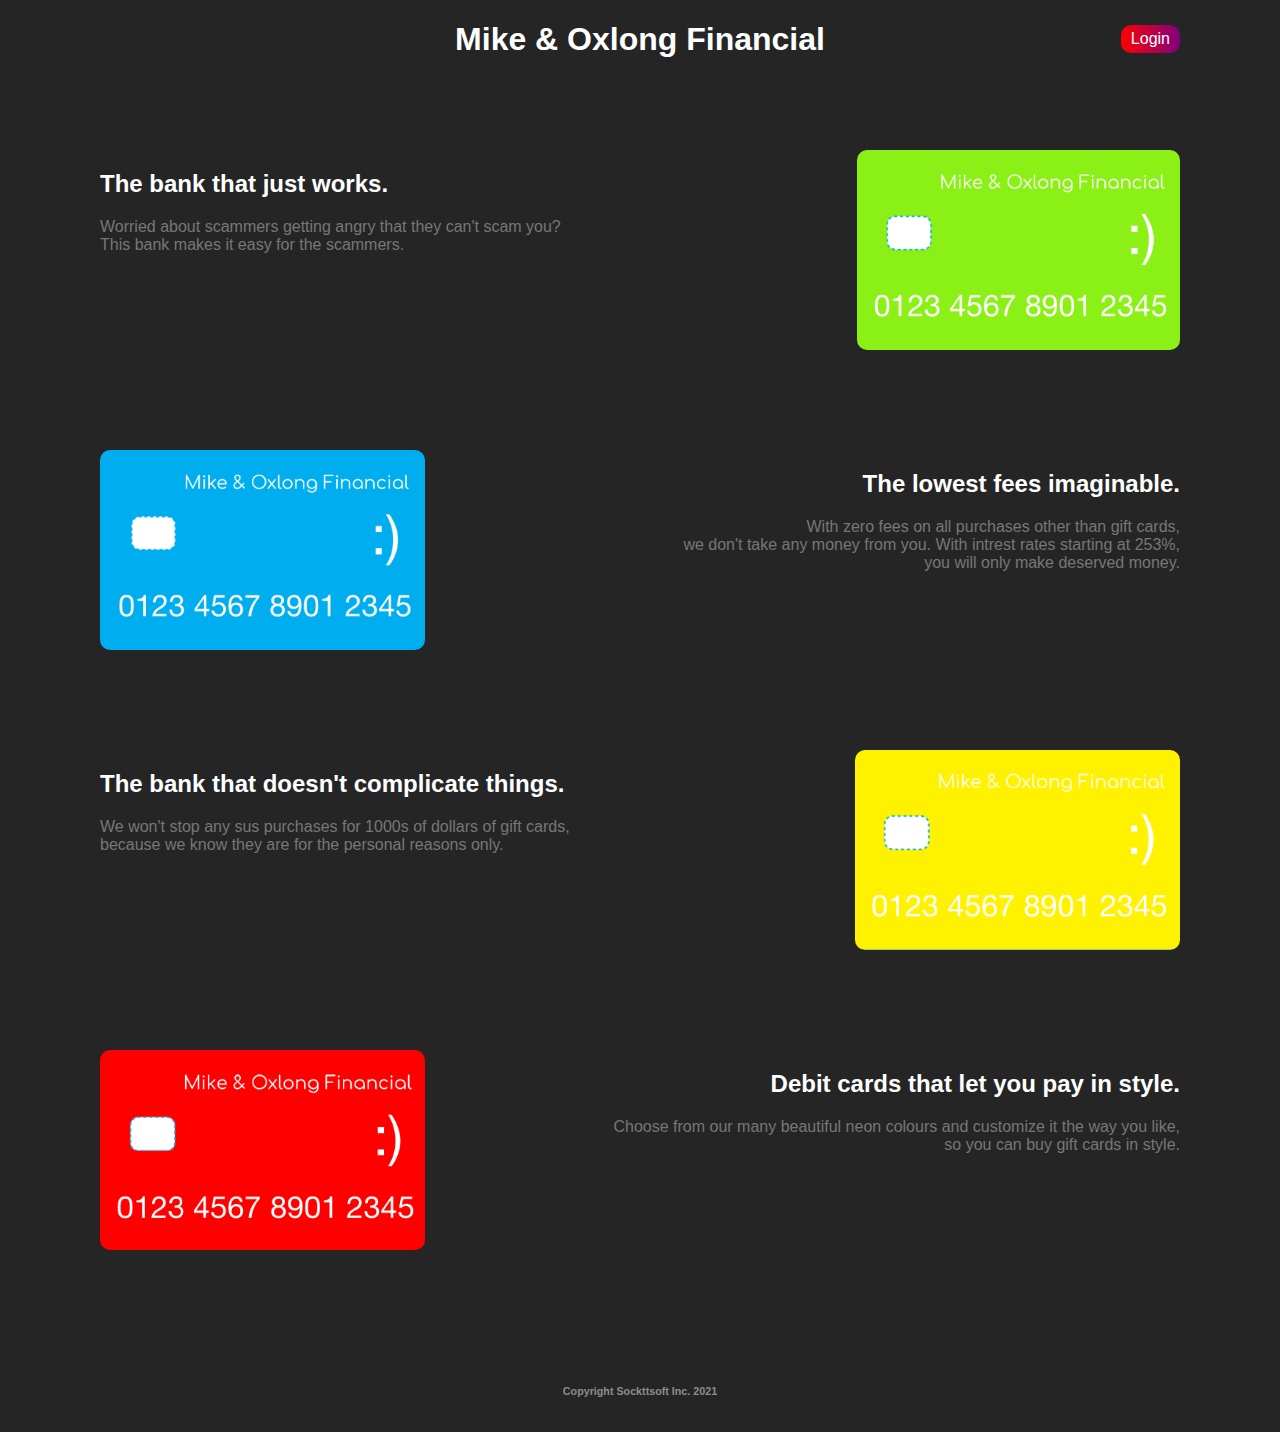
<file: index.html>
<!DOCTYPE html>
<html>
    <head>
        <link rel="stylesheet" href="style.css">
        <script src="script.js"></script>
    </head>
    <body>
        <div class="TopBar">
            <h1>Mike & Oxlong Financial</h1>
            <a href="login.html">Login</a>
        </div>
        <div class="Info">
            <h2>The bank that just works.</h2>
            <p>Worried about scammers getting angry that they can't scam you?<br> This bank makes it easy for the scammers.</p>
        </div>
        <img src="debitgreen.png" class="DebitImgGrn">
        <img src="debitblue.png" class="DebitImgBle">
        <div class="Info2">
            <h2>The lowest fees imaginable.</h2>
            <p>With zero fees on all purchases other than gift cards, <br>we don't take any money from you. With intrest rates starting at 253%, <br>you will only make deserved money.</p>
        </div>
        <div class="Info3">
            <h2>The bank that doesn't complicate things.</h2>
            <p>We won't stop any sus purchases for 1000s of dollars of gift cards, <br>because we know they are for the personal reasons only.</p>
        </div>
        <img src="debityellow.png" class="DebitImgYlw">
        <img src="debitred.png" class="DebitImgRed">
        <div class="Info4">
            <h2>Debit cards that let you pay in style.</h2>
            <p>Choose from our many beautiful neon colours and customize it the way you like,<br>so you can buy gift cards in style.</p>
        </div>
        <div class="CopyInfo">
            <h6>Copyright Sockttsoft Inc. 2021</h6>
        </div>
    </body>
</html>
</file>
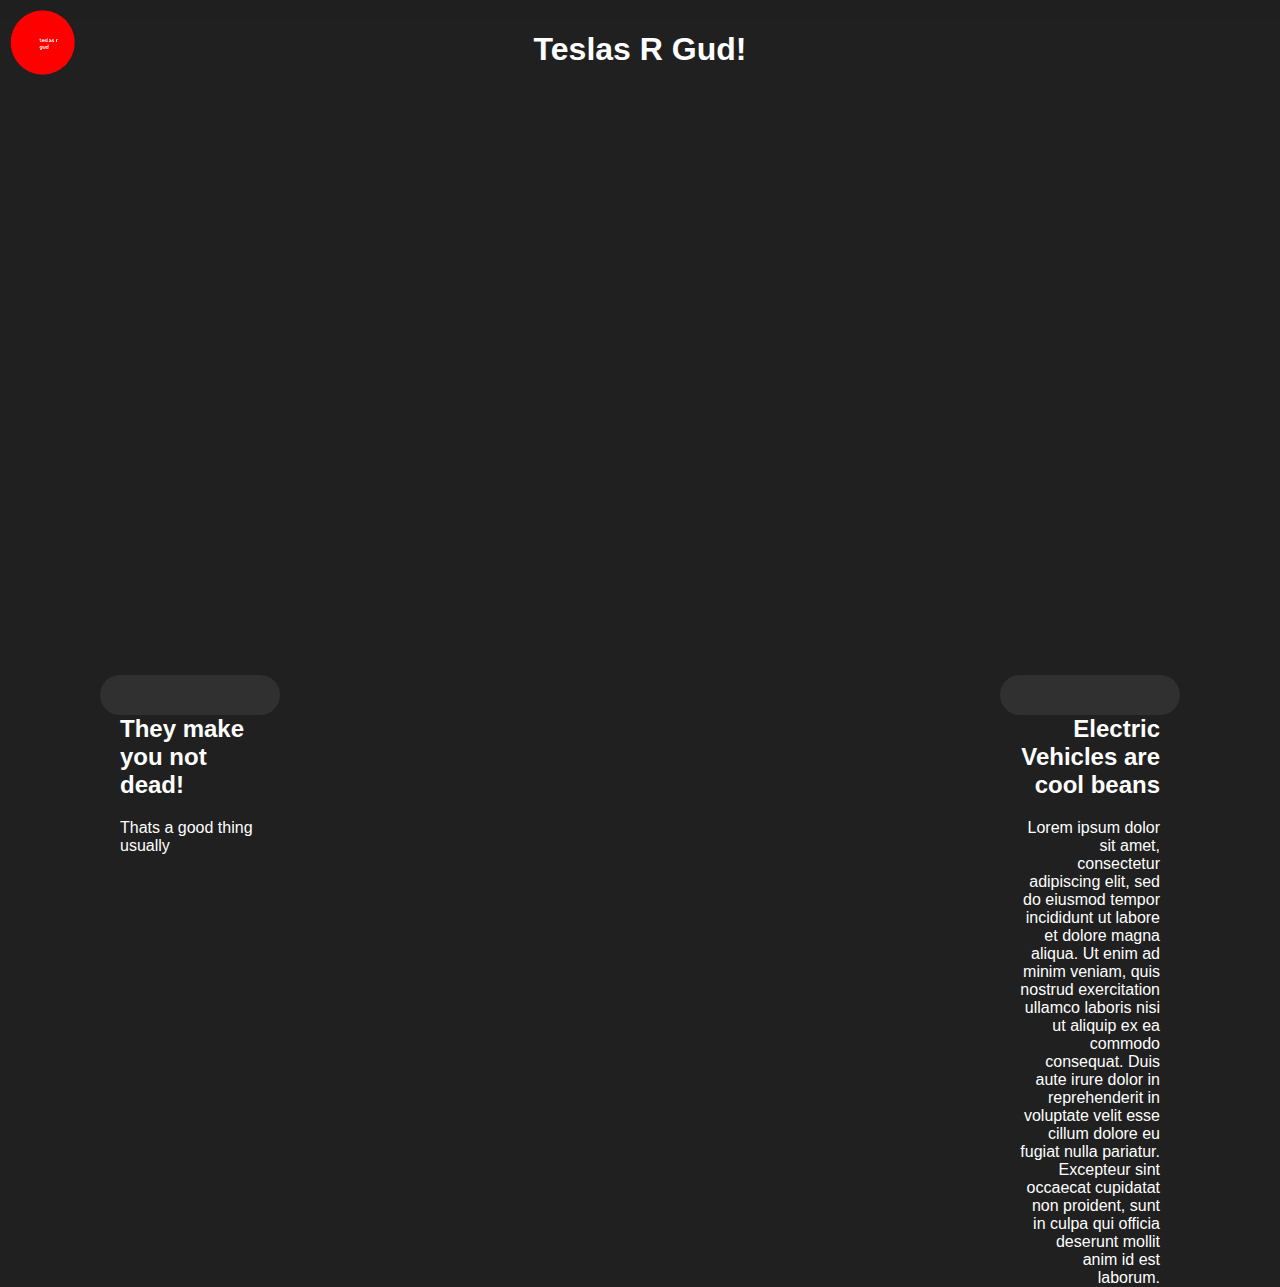
<file: teslasrgud/en/index.html>
<html>
    <head>
        <link rel="stylesheet" href="style.css">
    </head>
    <body class="Home">
        <div class="TopBarE">
            <div class="TopTopBar">
                <img src="logo.png">
                <h1>Teslas R Gud!</h1>
                <a href="about.html" class="aboutButton">Manifesto</a>
            </div>
            <div class="TopBarText">
                <h2>Best cars on Earth</h2>
                <p>Theyre so gud!!!</p>
            </div>
        </div>
        <div class="textBoxA">
            <h2>Electric Vehicles are cool beans</h2>
            <p>Lorem ipsum dolor sit amet, consectetur adipiscing elit, sed do eiusmod tempor incididunt ut labore et dolore magna aliqua. Ut enim ad minim veniam, quis nostrud exercitation ullamco laboris nisi ut aliquip ex ea commodo consequat. Duis aute irure dolor in reprehenderit in voluptate velit esse cillum dolore eu fugiat nulla pariatur. Excepteur sint occaecat cupidatat non proident, sunt in culpa qui officia deserunt mollit anim id est laborum.</p>
        </div>
        <div class="textBoxB">
            <h2>They make you not dead!</h2>
            <p>Thats a good thing usually</p> 
        </div>
    </body>
</html>
</file>
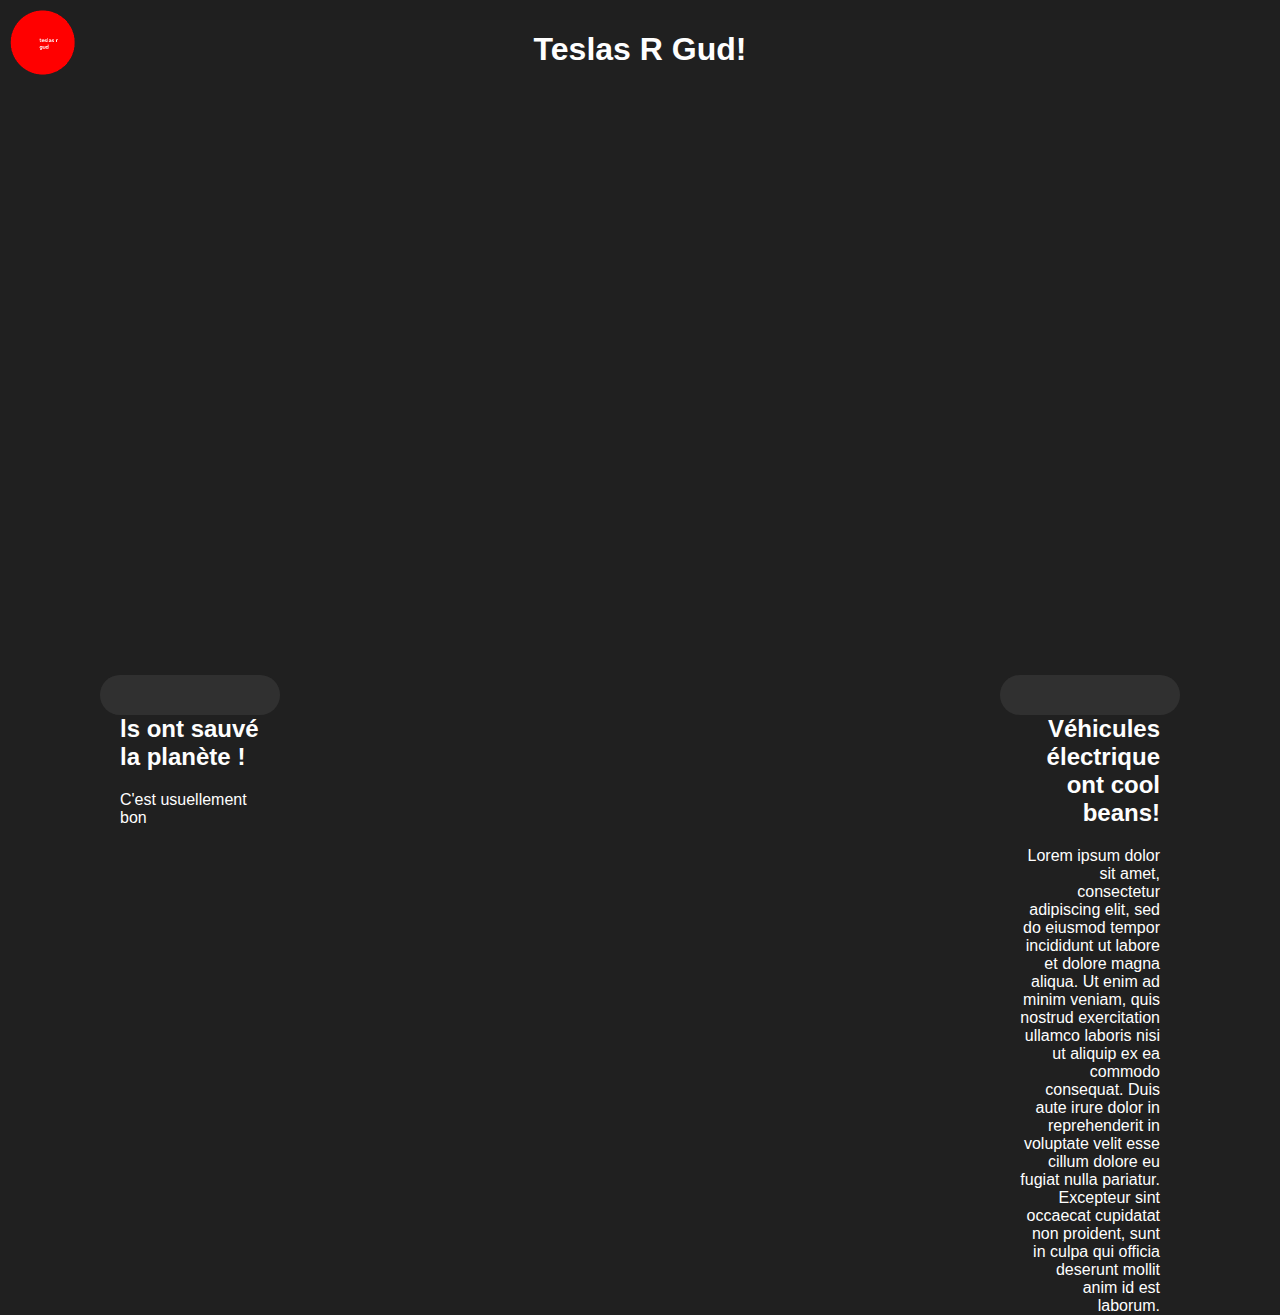
<file: teslasrgud/fr/index.html>
<html>
    <head>
        <link rel="stylesheet" href="style.css">
    </head>
    <body class="Home">
        <div class="TopBarE">
            <div class="TopTopBar">
                <img src="logo.png">
                <h1>Teslas R Gud!</h1>
                <a href="about.html" class="aboutButton">Manifesto</a>
            </div>
            <div class="TopBarText">
                <h2>Des meilleurs véhicules dans le monde !!!</h2>
                <p>Ils ont très bon !</p>
            </div>
        </div>
        <div class="textBoxA">
            <h2>Véhicules électrique ont cool beans!</h2>
            <p>Lorem ipsum dolor sit amet, consectetur adipiscing elit, sed do eiusmod tempor incididunt ut labore et dolore magna aliqua. Ut enim ad minim veniam, quis nostrud exercitation ullamco laboris nisi ut aliquip ex ea commodo consequat. Duis aute irure dolor in reprehenderit in voluptate velit esse cillum dolore eu fugiat nulla pariatur. Excepteur sint occaecat cupidatat non proident, sunt in culpa qui officia deserunt mollit anim id est laborum.</p>
        </div>
        <div class="textBoxB">
            <h2>ls ont sauvé la planète !</h2>
            <p>C'est usuellement bon</p> 
        </div>
    </body>
</html>
</file>
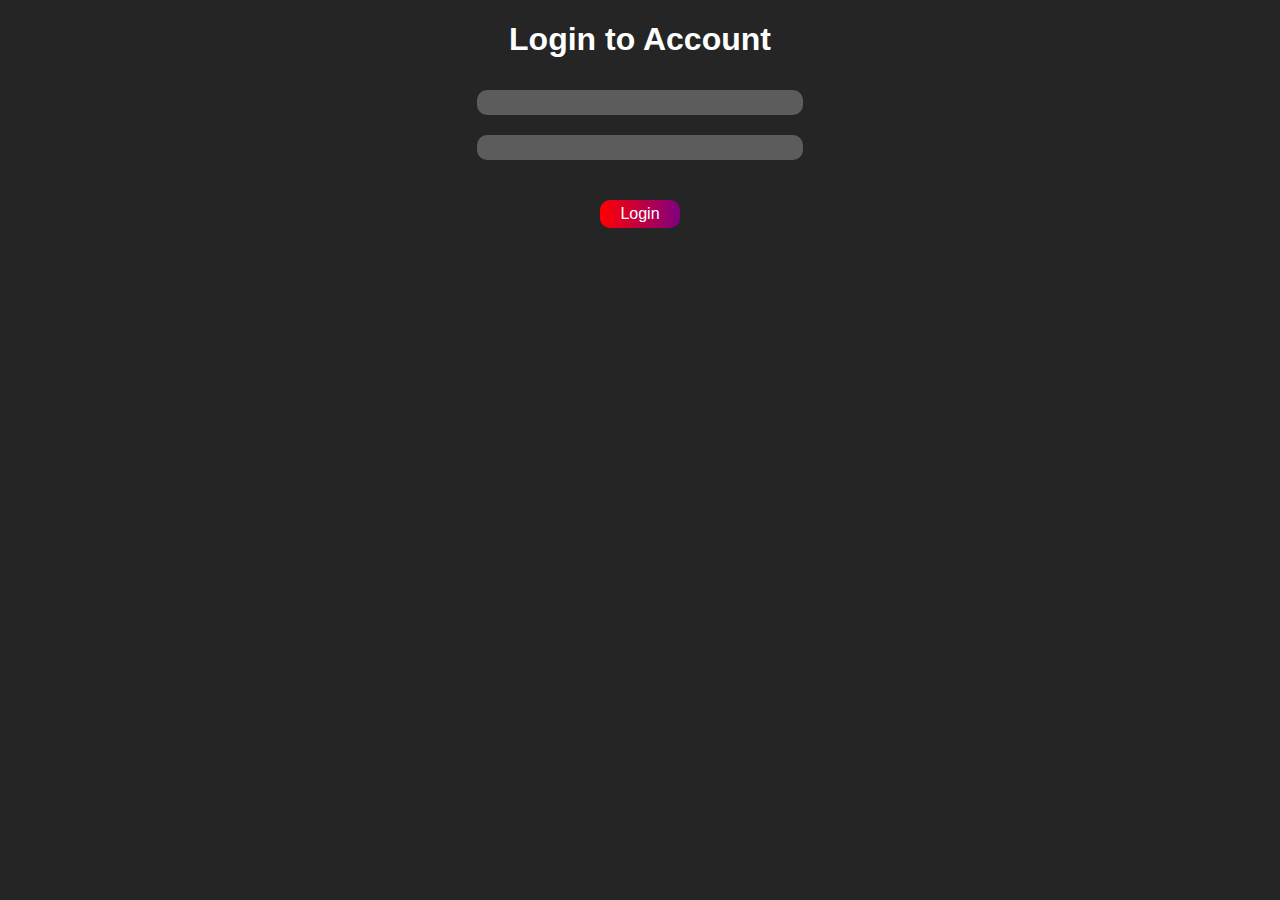
<file: login.html>
<!DOCTYPE html>
<html>
    <head>
        <link rel="stylesheet" href="style.css">
        <script src="script.js"></script>
    </head>
    <body>
        <div class="TopBar">
            <h1>Login to Account</h1>
        </div>
        <form class="LoginForm">
            <input type="text" id="usernameField"><br>
            <input type="password"><br>
            <a href="account.html" onclick="Login()">Login</a>
        </form>
    </body>
</html>
</file>
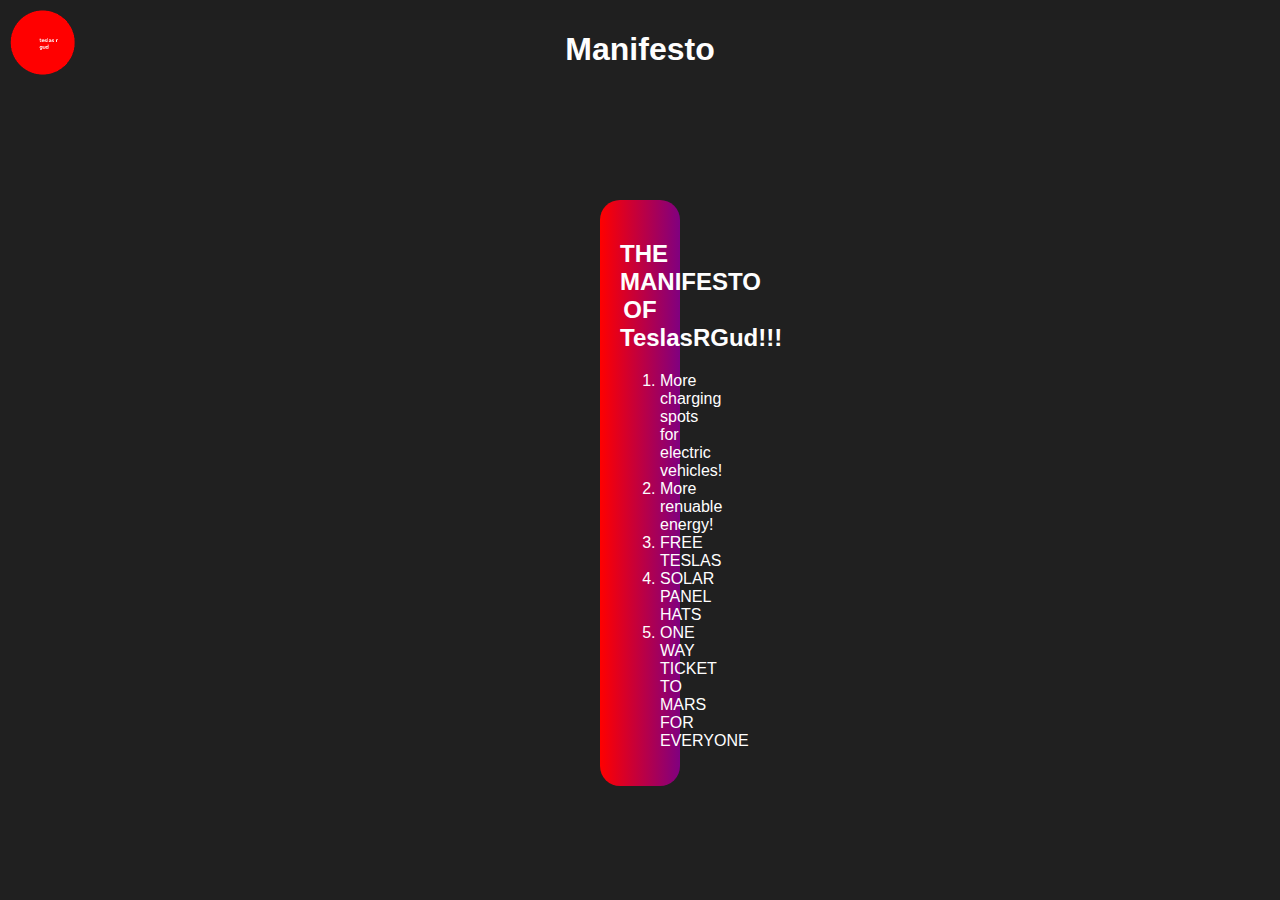
<file: teslasrgud/en/about.html>
<!DOCTYPE html>
<html>
    <head>
        <link rel="stylesheet" href="style.css">
    </head>
    <body>
        <div class="TopBar">
            <div class="TopTopBar">
                <img src="logo.png">
                <h1>Manifesto</h1>
                <a href="index.html">Home</a>
            </div>
        </div>
        <div class="ManifestoText">
            <h2>THE MANIFESTO OF TeslasRGud!!!</h2>
            <ol>
                <li>More charging spots for electric vehicles!</li>
                <li>More renuable energy!</li>
                <li>FREE TESLAS</li>
                <li>SOLAR PANEL HATS</li>
                <li>ONE WAY TICKET TO MARS FOR EVERYONE</li>
            </ol>
        </div>
    </body>
</html>
</file>
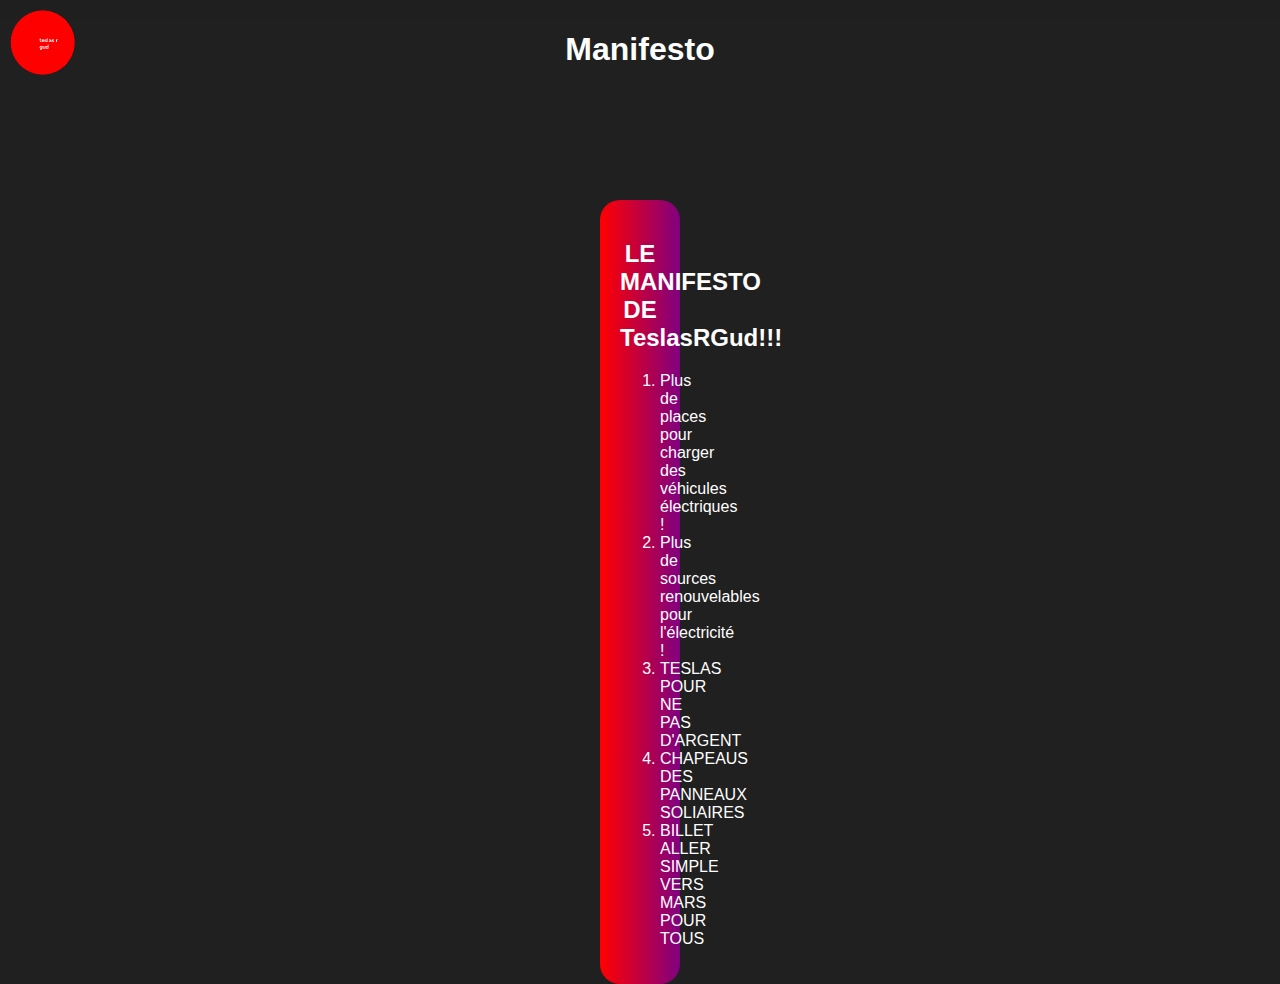
<file: teslasrgud/fr/about.html>
<!DOCTYPE html>
<html>
    <head>
        <link rel="stylesheet" href="style.css">
    </head>
    <body>
        <div class="TopBar">
            <div class="TopTopBar">
                <img src="logo.png">
                <h1>Manifesto</h1>
                <a href="index.html">Home</a>
            </div>
        </div>
        <div class="ManifestoText">
            <h2>LE MANIFESTO DE TeslasRGud!!!</h2>
            <ol>
                <li>Plus de places pour charger des véhicules électriques !</li>
                <li>Plus de sources renouvelables pour l'électricité !</li>
                <li>TESLAS POUR NE PAS D'ARGENT</li>
                <li>CHAPEAUS DES PANNEAUX SOLIAIRES</li>
                <li>BILLET ALLER SIMPLE VERS MARS POUR TOUS</li>
            </ol>
        </div>
    </body>
</html>
</file>
<file: style.css>
body {
    background-color: #252525;
    font-family:'Segoe UI', Tahoma, Geneva, Verdana, sans-serif;
}

.TopBar h3 {
    color: #555555;
    text-align: center;
}

.TopBar h1 {
    color: #ffffff;
    text-align: center;
}

.TopBar a {
    color: #ffffff;
    position: absolute;
    right: 100px;
    top: 25px;
    text-decoration: none;
    border: transparent 3px;
    border-radius: 10px;
    padding-top: 5px;
    padding-bottom: 5px;
    padding-left: 10px;
    padding-right: 10px;
    background: linear-gradient(to right, red, purple);
}

.Info {
    color: #ffffff;
    position: absolute;
    left: 100px;
    top: 150px;
}

.Info p{
    color: #777777;
}

.DebitImgGrn {
    border-radius: 10px;
    height: 200px;
    position: absolute;
    top: 150px;
    right: 100px;
}

.DebitImgBle {
    border-radius: 10px;
    height: 200px;
    position: absolute;
    top: 450px;
    left: 100px;
}

.Info2 {
    color: #ffffff;
    position: absolute;
    right: 100px;
    top: 450px;
    text-align: right;
}

.Info2 p{
    color: #777777;
}

.Info3 {
    color: #ffffff;
    position: absolute;
    left: 100px;
    top: 750px;
}

.Info3 p{
    color: #777777;
}

.DebitImgYlw {
    border-radius: 10px;
    height: 200px;
    position: absolute;
    top: 750px;
    right: 100px;
}

.DebitImgRed {
    border-radius: 10px;
    height: 200px;
    position: absolute;
    top: 1050px;
    left: 100px;
}

.Info4 {
    color: #ffffff;
    position: absolute;
    right: 100px;
    top: 1050px;
    text-align: right;
}

.Info4 p{
    color: #777777;
}

.CopyInfo {
    color: rgb(141, 141, 141);
    text-align: center;
    position: absolute;
    top: 1350px;
    padding: 10px;
    right: 0px;
    left: 0px;
}

.LoginForm{
    text-align: center;
}

.LoginForm input{
    background-color: rgb(92, 92, 92);
    border: transparent;
    margin: 10px;
    border-radius: 10px;
    padding: 5px;
    width: 25%;
    color: white;
}

.LoginForm a{
    text-decoration: none;
    color:white;
    background: linear-gradient(to right, red, purple);
    padding-top: 5px;
    padding-bottom: 5px;
    padding-left: 10px;
    padding-right: 10px;
    border: transparent 3px;
    border-radius: 10px;
    position: absolute;
    top: 200px;
    right: 600px;
    left: 600px;
}

.Options .TransferHref{
    text-decoration: none;
    color: white;
    padding-top: 5px;
    padding-bottom: 5px;
    padding-left: 35px;
    padding-right: 35px;
    margin-left: 30px;
    margin-right: 30px;
    border: 3px transparent;
    background: linear-gradient(to right, red, purple);
    border-radius: 10px;
    position: absolute;
    left: 400px;
    right: 650px;
}

.Options .CryptoHref{
    text-decoration: none;
    color: white;
    padding-top: 5px;
    padding-bottom: 5px;
    padding-left: 10px;
    padding-right: 10px;
    margin-left: 30px;
    margin-right: 30px;
    border: 3px transparent;
    background: linear-gradient(to right, red, purple);
    border-radius: 10px;
    position: absolute;
    right: 400px;
    left: 650px;
}

.Options {
    position: absolute;
    left: 0px;
    right: 0px;
    text-align: center;
    margin-top: 10px;
}

.Transactions {
    border: 3px transparent;
    background-color: #4e4e4e;
    background: linear-gradient(to right, red, purple);
    position: absolute;
    left: 375px;
    right: 375px;
    top: 415px;
    text-align: center;
    padding: 10px;
    border-radius: 20px;
}

.Transactions h3{
    color: white;
}

table.center {
    margin-left: auto;
    margin-right: auto;
}

.TrasnsactionsTable, th, td {
    background-color: #252525;
    color: white;
    text-align: center;
    padding: 10px;
    border-radius: 10px;
}

.Balance{
    color: white;
    text-align: center;
    position: absolute;
    left: 525px;
    right: 525px;
    top: 225px;
    border: 3px transparent;
    background: linear-gradient(to right, red, purple);
    padding: 10px;
    border-radius: 20px;
}
</file>
<file: teslasrgud/en/style.css>
body {
    font-family: 'Segoe UI', Tahoma, Geneva, Verdana, sans-serif;
    background-color: #202020;
    color: #fefefe;
    /*background-image: url("https://img2.mashed.com/img/gallery/why-you-should-avoid-eating-raw-beans/eating-raw-beans-can-harm-you-1607082051.jpg");*/
    background-image: url("https://i.imgur.com/8N7F2cL.png");
}

.TopBarE {
    text-align: center;
    padding: 150px;
    position: absolute;
    top: 0px;
    left: 0px;
    right: 0px;
    bottom: 500px;
    background-position: center;
    background-size: cover;
    background-image: url("https://car-images.bauersecure.com/pagefiles/78015/tesla_roadster_01.jpg");
}

.TopBar {
    text-align: center;
    padding: 150px;
    position: absolute;
    top: 0px;
    left: 0px;
    right: 0px;
    bottom: 500px;
    background-position: center;
    background-size: cover;
}

.TopTopBar {
    background: rgba(32, 32, 32, 0.7);
    padding: 10px;
    border: 1px transparent;
    position: absolute;
    left: 0px;
    right: 0px;
    top: 0px;
    bottom: 550px;
}

.TopTopBar a {
    background-color: #303030;
    background: linear-gradient(to right, red, purple);
    border-radius: 10px;
    padding: 10px;
    position: absolute;
    top: 20px;
    left: 1800px;
    text-decoration: none;
    color: #fefefe;
}

.textBoxA {
    position: absolute;
    top: 675px;
    right: 100px;
    left: 1000px;
    bottom: 200px;
    text-align: right;
    background-color: #303030;
    padding: 20px;
    border-radius: 20px;
}

.textBoxB {
    position: absolute;
    top: 675px;
    right: 1000px;
    left: 100px;
    bottom: 200px;
    text-align: left;
    background-color: #303030;
    padding: 20px;
    border-radius: 20px;
}

.TopTopBar img {
    max-width: 65px;
    position: absolute;
    left: 10px;
}

.TopBarText {
    position: absolute;
    right: 50px;
    left: 1500px;
    bottom: 100px;
    top: 150px;
    text-align: right;
    background-color: #303030;
    padding: 20px;
    border: 1px transparent;
    border-radius: 10px;
}

.ManifestoText {
    position: absolute;
    right: 600px;
    left: 600px;
    top: 200px;
    text-align: center;
    background: linear-gradient(to right, rgb(255, 0, 0), purple);
    padding: 20px;
    border: 1px transparent;
    border-radius: 20px;
}
</file>
<file: teslasrgud/fr/style.css>
body {
    font-family: 'Segoe UI', Tahoma, Geneva, Verdana, sans-serif;
    background-color: #202020;
    color: #fefefe;
    /*background-image: url("https://img2.mashed.com/img/gallery/why-you-should-avoid-eating-raw-beans/eating-raw-beans-can-harm-you-1607082051.jpg");*/
    background-image: url("https://i.imgur.com/8N7F2cL.png");
}

.TopBarE {
    text-align: center;
    padding: 150px;
    position: absolute;
    top: 0px;
    left: 0px;
    right: 0px;
    bottom: 500px;
    background-position: center;
    background-size: cover;
    background-image: url("https://car-images.bauersecure.com/pagefiles/78015/tesla_roadster_01.jpg");
}

.TopBar {
    text-align: center;
    padding: 150px;
    position: absolute;
    top: 0px;
    left: 0px;
    right: 0px;
    bottom: 500px;
    background-position: center;
    background-size: cover;
}

.TopTopBar {
    background: rgba(32, 32, 32, 0.7);
    padding: 10px;
    border: 1px transparent;
    position: absolute;
    left: 0px;
    right: 0px;
    top: 0px;
    bottom: 550px;
}

.TopTopBar a {
    background-color: #303030;
    background: linear-gradient(to right, red, purple);
    border-radius: 10px;
    padding: 10px;
    position: absolute;
    top: 20px;
    left: 1800px;
    text-decoration: none;
    color: #fefefe;
}

.textBoxA {
    position: absolute;
    top: 675px;
    right: 100px;
    left: 1000px;
    bottom: 200px;
    text-align: right;
    background-color: #303030;
    padding: 20px;
    border-radius: 20px;
}

.textBoxB {
    position: absolute;
    top: 675px;
    right: 1000px;
    left: 100px;
    bottom: 200px;
    text-align: left;
    background-color: #303030;
    padding: 20px;
    border-radius: 20px;
}

.TopTopBar img {
    max-width: 65px;
    position: absolute;
    left: 10px;
}

.TopBarText {
    position: absolute;
    right: 50px;
    left: 1500px;
    bottom: 100px;
    top: 150px;
    text-align: right;
    background-color: #303030;
    padding: 20px;
    border: 1px transparent;
    border-radius: 10px;
}

.ManifestoText {
    position: absolute;
    right: 600px;
    left: 600px;
    top: 200px;
    text-align: center;
    background: linear-gradient(to right, rgb(255, 0, 0), purple);
    padding: 20px;
    border: 1px transparent;
    border-radius: 20px;
}
</file>
